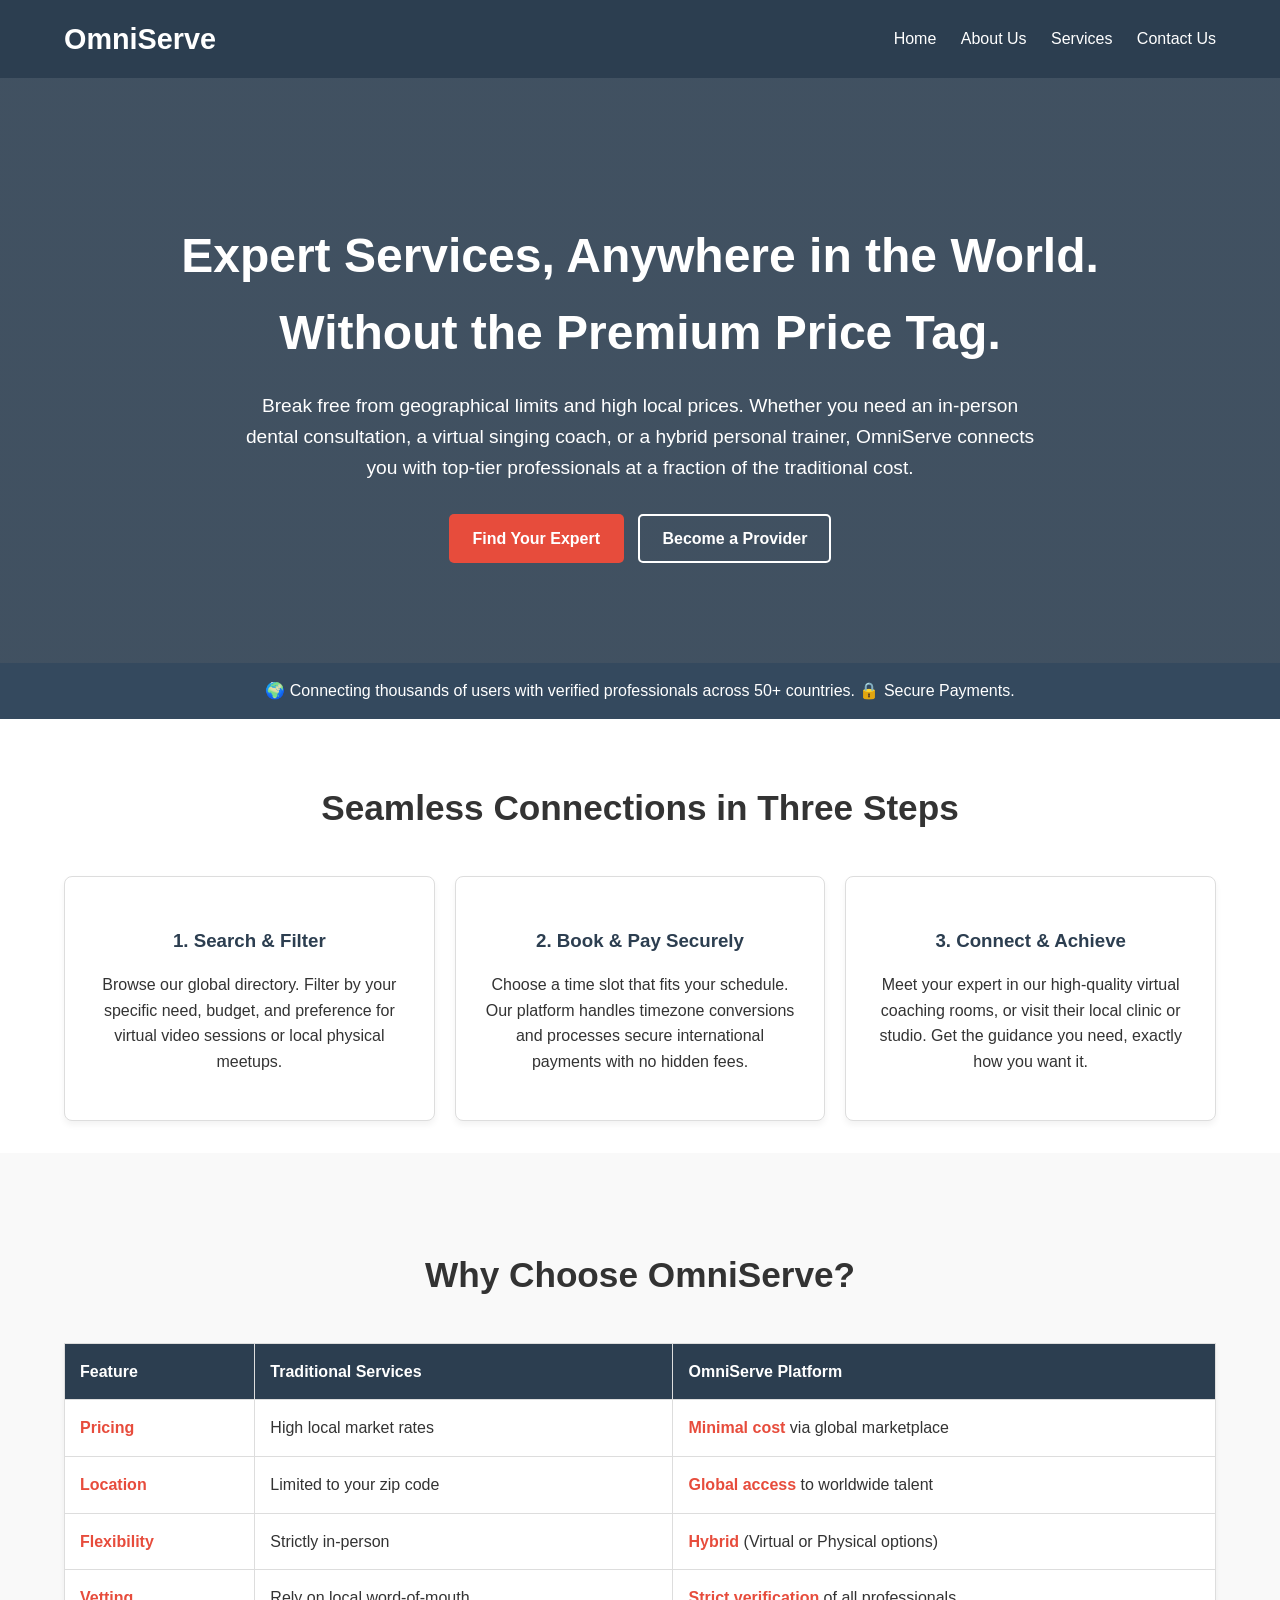
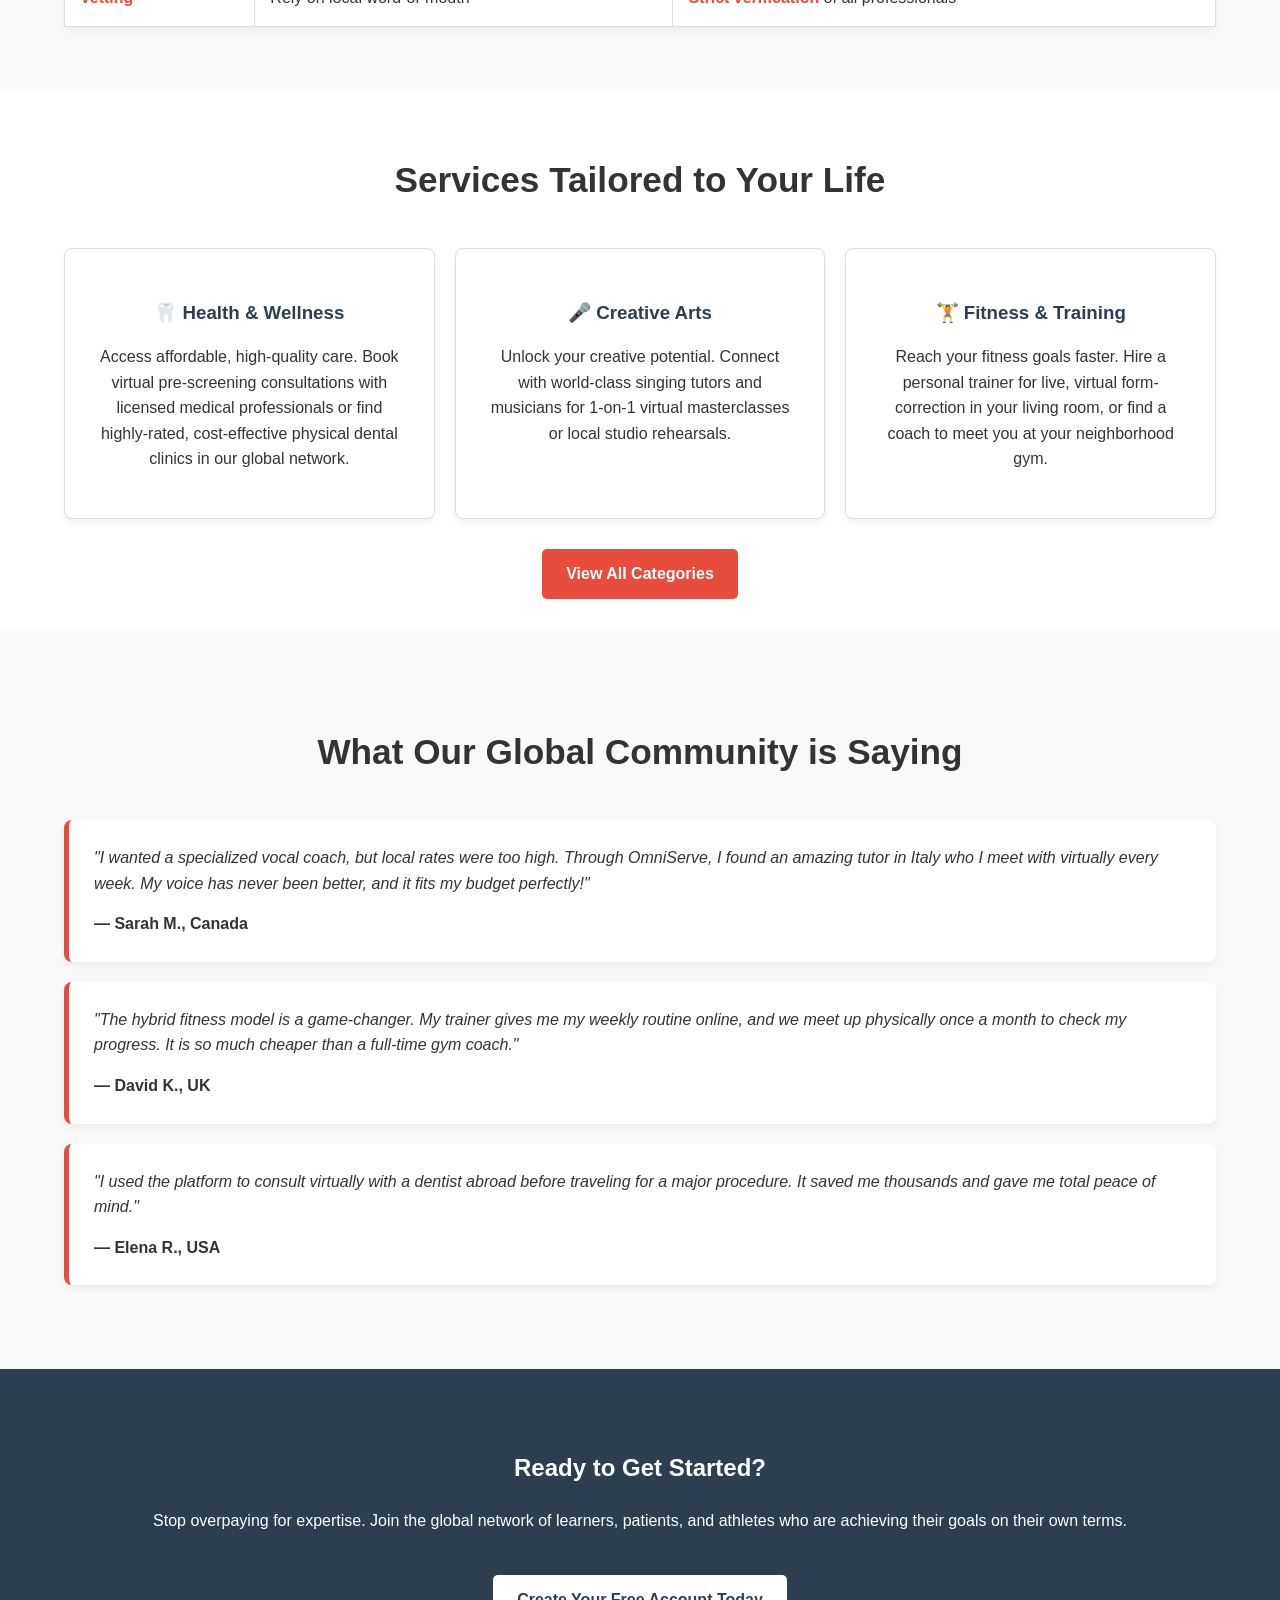
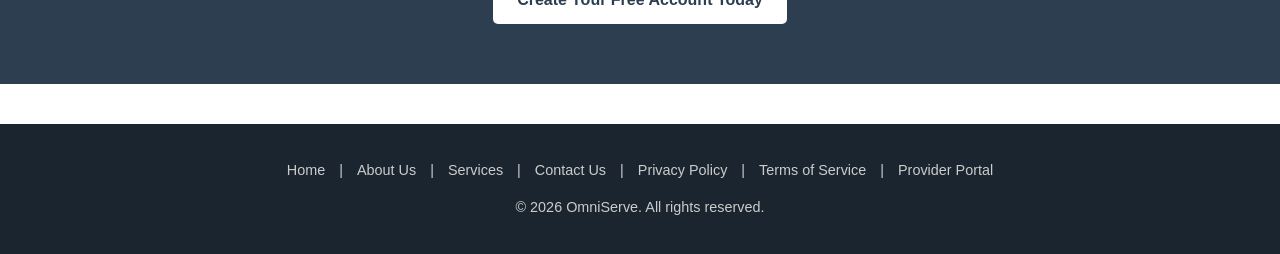
<file: index.html>
<!DOCTYPE html>
<html lang="en">
<head>
    <meta charset="UTF-8">
    <meta name="viewport" content="width=device-width, initial-scale=1.0">
    <title>Home - OmniServe</title>
    <link rel="stylesheet" href="styles.css">
</head>
<body id="home-page">

    <header>
        <div class="nav-container">
            <a href="index.html" class="logo">OmniServe</a>
            <nav>
                <a href="index.html">Home</a>
                <a href="about.html">About Us</a>
                <a href="services.html">Services</a>
                <a href="contact.html">Contact Us</a>
            </nav>
        </div>
    </header>

    <!-- Hero Section -->
    <section class="hero">
        <h1>Expert Services, Anywhere in the World.<br>Without the Premium Price Tag.</h1>
        <p>Break free from geographical limits and high local prices. Whether you need an in-person dental consultation, a virtual singing coach, or a hybrid personal trainer, OmniServe connects you with top-tier professionals at a fraction of the traditional cost.</p>
        <a href="services.html" class="btn-primary">Find Your Expert</a>
        <a href="provider.html" class="btn-secondary">Become a Provider</a>
    </section>

    <!-- Trust Bar -->
    <div class="trust-bar">
        🌍 Connecting thousands of users with verified professionals across 50+ countries. 🔒 Secure Payments.
    </div>

    <!-- How It Works Section -->
    <section class="container">
        <h2 class="section-title">Seamless Connections in Three Steps</h2>
        <div class="grid-3">
            <div class="card">
                <h3>1. Search & Filter</h3>
                <p>Browse our global directory. Filter by your specific need, budget, and preference for virtual video sessions or local physical meetups.</p>
            </div>
            <div class="card">
                <h3>2. Book & Pay Securely</h3>
                <p>Choose a time slot that fits your schedule. Our platform handles timezone conversions and processes secure international payments with no hidden fees.</p>
            </div>
            <div class="card">
                <h3>3. Connect & Achieve</h3>
                <p>Meet your expert in our high-quality virtual coaching rooms, or visit their local clinic or studio. Get the guidance you need, exactly how you want it.</p>
            </div>
        </div>
    </section>

    <!-- Comparison Table Section -->
    <section class="bg-light" style="padding: 2rem 0;">
        <div class="container">
            <h2 class="section-title">Why Choose OmniServe?</h2>
            <table>
                <thead>
                    <tr>
                        <th>Feature</th>
                        <th>Traditional Services</th>
                        <th>OmniServe Platform</th>
                    </tr>
                </thead>
                <tbody>
                    <tr>
                        <td><strong>Pricing</strong></td>
                        <td>High local market rates</td>
                        <td><strong>Minimal cost</strong> via global marketplace</td>
                    </tr>
                    <tr>
                        <td><strong>Location</strong></td>
                        <td>Limited to your zip code</td>
                        <td><strong>Global access</strong> to worldwide talent</td>
                    </tr>
                    <tr>
                        <td><strong>Flexibility</strong></td>
                        <td>Strictly in-person</td>
                        <td><strong>Hybrid</strong> (Virtual or Physical options)</td>
                    </tr>
                    <tr>
                        <td><strong>Vetting</strong></td>
                        <td>Rely on local word-of-mouth</td>
                        <td><strong>Strict verification</strong> of all professionals</td>
                    </tr>
                </tbody>
            </table>
        </div>
    </section>

    <!-- Services Overview Section -->
    <section class="container">
        <h2 class="section-title">Services Tailored to Your Life</h2>
        <div class="grid-3">
            <div class="card">
                <h3>🦷 Health & Wellness</h3>
                <p>Access affordable, high-quality care. Book virtual pre-screening consultations with licensed medical professionals or find highly-rated, cost-effective physical dental clinics in our global network.</p>
            </div>
            <div class="card">
                <h3>🎤 Creative Arts</h3>
                <p>Unlock your creative potential. Connect with world-class singing tutors and musicians for 1-on-1 virtual masterclasses or local studio rehearsals.</p>
            </div>
            <div class="card">
                <h3>🏋️ Fitness & Training</h3>
                <p>Reach your fitness goals faster. Hire a personal trainer for live, virtual form-correction in your living room, or find a coach to meet you at your neighborhood gym.</p>
            </div>
        </div>
        <div style="text-align: center; margin-top: 30px;">
            <a href="services.html" class="btn-primary">View All Categories</a>
        </div>
    </section>

    <!-- Testimonials Section -->
    <section class="bg-light" style="padding: 2rem 0;">
        <div class="container">
            <h2 class="section-title">What Our Global Community is Saying</h2>
            
            <div class="testimonial-card">
                "I wanted a specialized vocal coach, but local rates were too high. Through OmniServe, I found an amazing tutor in Italy who I meet with virtually every week. My voice has never been better, and it fits my budget perfectly!"
                <span class="author">— Sarah M., Canada</span>
            </div>

            <div class="testimonial-card">
                "The hybrid fitness model is a game-changer. My trainer gives me my weekly routine online, and we meet up physically once a month to check my progress. It is so much cheaper than a full-time gym coach."
                <span class="author">— David K., UK</span>
            </div>

            <div class="testimonial-card">
                "I used the platform to consult virtually with a dentist abroad before traveling for a major procedure. It saved me thousands and gave me total peace of mind."
                <span class="author">— Elena R., USA</span>
            </div>
        </div>
    </section>

    <!-- CTA Bottom Section -->
    <section class="cta-bottom">
        <h2>Ready to Get Started?</h2>
        <p>Stop overpaying for expertise. Join the global network of learners, patients, and athletes who are achieving their goals on their own terms.</p>
        <br>
        <a href="contact.html" class="btn-primary" style="background: #fff; color: var(--primary);">Create Your Free Account Today</a>
    </section>

    <footer>
        <p>
            <a href="index.html">Home</a> | 
            <a href="about.html">About Us</a> | 
            <a href="services.html">Services</a> | 
            <a href="contact.html">Contact Us</a> | 
            <a href="privacy.html">Privacy Policy</a> | 
            <a href="terms.html">Terms of Service</a> | 
            <a href="provider.html">Provider Portal</a>
        </p>
        <p>&copy; 2026 OmniServe. All rights reserved.</p>
    </footer>

</body>
</html>
</file>
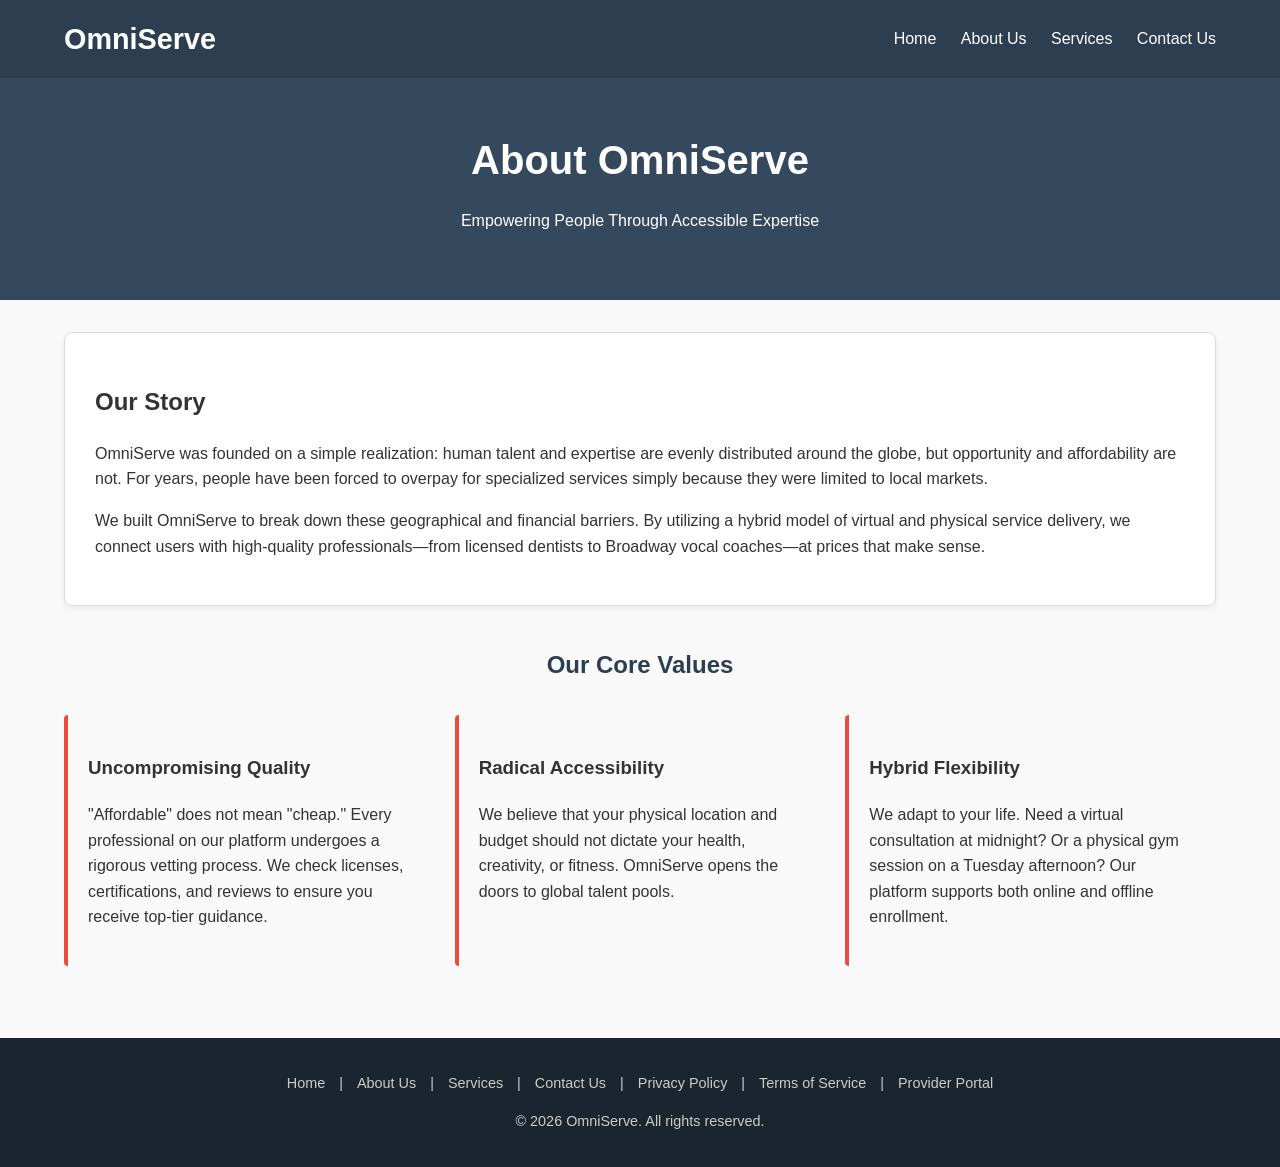
<file: about.html>
<!DOCTYPE html>
<html lang="en">
<head>
    <meta charset="UTF-8">
    <meta name="viewport" content="width=device-width, initial-scale=1.0">
    <title>About Us - OmniServe</title>
    <link rel="stylesheet" href="styles.css">
</head>
<body id="about-page">

    <header>
        <div class="nav-container">
            <a href="index.html" class="logo">OmniServe</a>
            <nav>
                <a href="index.html">Home</a>
                <a href="about.html">About Us</a>
                <a href="services.html">Services</a>
                <a href="contact.html">Contact Us</a>
            </nav>
        </div>
    </header>

    <div class="page-header">
        <h1>About OmniServe</h1>
        <p>Empowering People Through Accessible Expertise</p>
    </div>

    <div class="container">
        <div class="content-block">
            <h2>Our Story</h2>
            <p>OmniServe was founded on a simple realization: human talent and expertise are evenly distributed around the globe, but opportunity and affordability are not. For years, people have been forced to overpay for specialized services simply because they were limited to local markets.</p>
            <p>We built OmniServe to break down these geographical and financial barriers. By utilizing a hybrid model of virtual and physical service delivery, we connect users with high-quality professionals—from licensed dentists to Broadway vocal coaches—at prices that make sense.</p>
        </div>

        <h2 style="text-align: center; margin-top: 40px; color: var(--primary);">Our Core Values</h2>
        <div class="values-grid">
            <div class="value-card">
                <h3>Uncompromising Quality</h3>
                <p>"Affordable" does not mean "cheap." Every professional on our platform undergoes a rigorous vetting process. We check licenses, certifications, and reviews to ensure you receive top-tier guidance.</p>
            </div>
            <div class="value-card">
                <h3>Radical Accessibility</h3>
                <p>We believe that your physical location and budget should not dictate your health, creativity, or fitness. OmniServe opens the doors to global talent pools.</p>
            </div>
            <div class="value-card">
                <h3>Hybrid Flexibility</h3>
                <p>We adapt to your life. Need a virtual consultation at midnight? Or a physical gym session on a Tuesday afternoon? Our platform supports both online and offline enrollment.</p>
            </div>
        </div>
    </div>

    <footer>
        <p>
            <a href="index.html">Home</a> | 
            <a href="about.html">About Us</a> | 
            <a href="services.html">Services</a> | 
            <a href="contact.html">Contact Us</a> | 
            <a href="privacy.html">Privacy Policy</a> | 
            <a href="terms.html">Terms of Service</a> | 
            <a href="provider.html">Provider Portal</a>
        </p>
        <p>&copy; 2026 OmniServe. All rights reserved.</p>
    </footer>

</body>
</html>
</file>
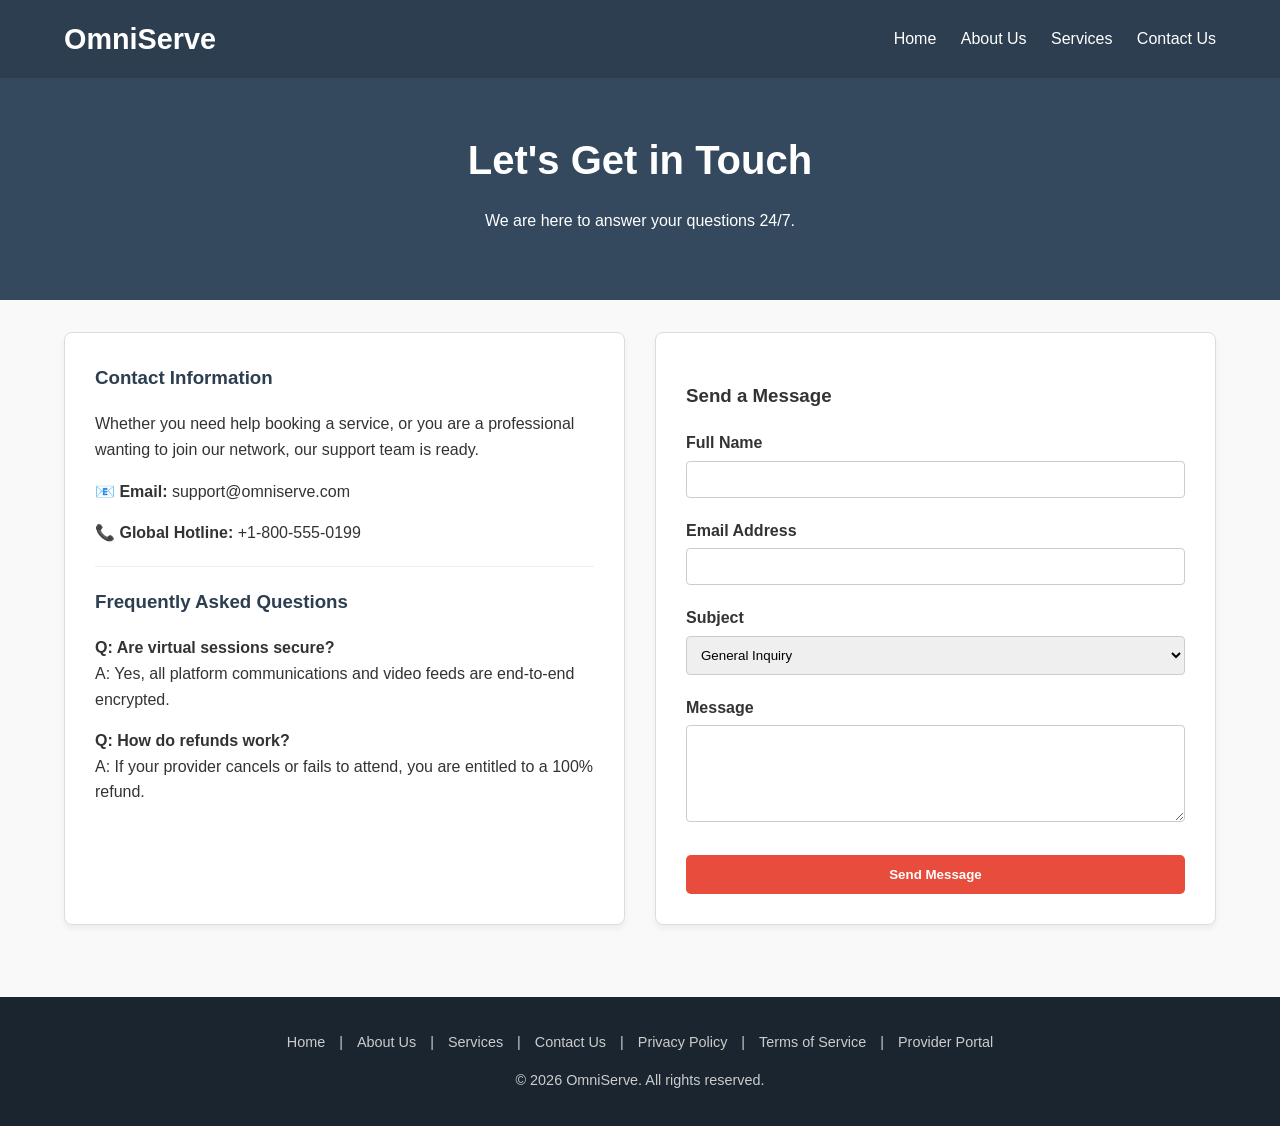
<file: contact.html>
<!DOCTYPE html>
<html lang="en">
<head>
    <meta charset="UTF-8">
    <meta name="viewport" content="width=device-width, initial-scale=1.0">
    <title>Contact Us - OmniServe</title>
    <link rel="stylesheet" href="styles.css">
</head>
<body id="contact-page">

    <header>
        <div class="nav-container">
            <a href="index.html" class="logo">OmniServe</a>
            <nav>
                <a href="index.html">Home</a>
                <a href="about.html">About Us</a>
                <a href="services.html">Services</a>
                <a href="contact.html">Contact Us</a>
            </nav>
        </div>
    </header>

    <div class="page-header">
        <h1>Let's Get in Touch</h1>
        <p>We are here to answer your questions 24/7.</p>
    </div>

    <div class="container contact-container">
        <div class="contact-info">
            <h3>Contact Information</h3>
            <p>Whether you need help booking a service, or you are a professional wanting to join our network, our support team is ready.</p>
            <p><strong>📧 Email:</strong> support@omniserve.com</p>
            <p><strong>📞 Global Hotline:</strong> +1-800-555-0199</p>
            <hr style="border: 0; border-top: 1px solid #eee; margin: 20px 0;">
            <h3>Frequently Asked Questions</h3>
            <p><strong>Q: Are virtual sessions secure?</strong><br>A: Yes, all platform communications and video feeds are end-to-end encrypted.</p>
            <p><strong>Q: How do refunds work?</strong><br>A: If your provider cancels or fails to attend, you are entitled to a 100% refund.</p>
        </div>

        <div class="contact-form">
            <h3>Send a Message</h3>
            <form action="#" method="POST">
                <label for="name">Full Name</label>
                <input type="text" id="name" name="name" required>

                <label for="email">Email Address</label>
                <input type="email" id="email" name="email" required>

                <label for="subject">Subject</label>
                <select id="subject" name="subject">
                    <option value="general">General Inquiry</option>
                    <option value="booking">Help with a Booking</option>
                    <option value="provider">Provider Portal Help</option>
                </select>

                <label for="message">Message</label>
                <textarea id="message" name="message" rows="5" required></textarea>

                <button type="submit" class="btn btn-full">Send Message</button>
            </form>
        </div>
    </div>

    <footer>
        <p>
            <a href="index.html">Home</a> | 
            <a href="about.html">About Us</a> | 
            <a href="services.html">Services</a> | 
            <a href="contact.html">Contact Us</a> | 
            <a href="privacy.html">Privacy Policy</a> | 
            <a href="terms.html">Terms of Service</a> | 
            <a href="provider.html">Provider Portal</a>
        </p>
        <p>&copy; 2026 OmniServe. All rights reserved.</p>
    </footer>

</body>
</html>
</file>
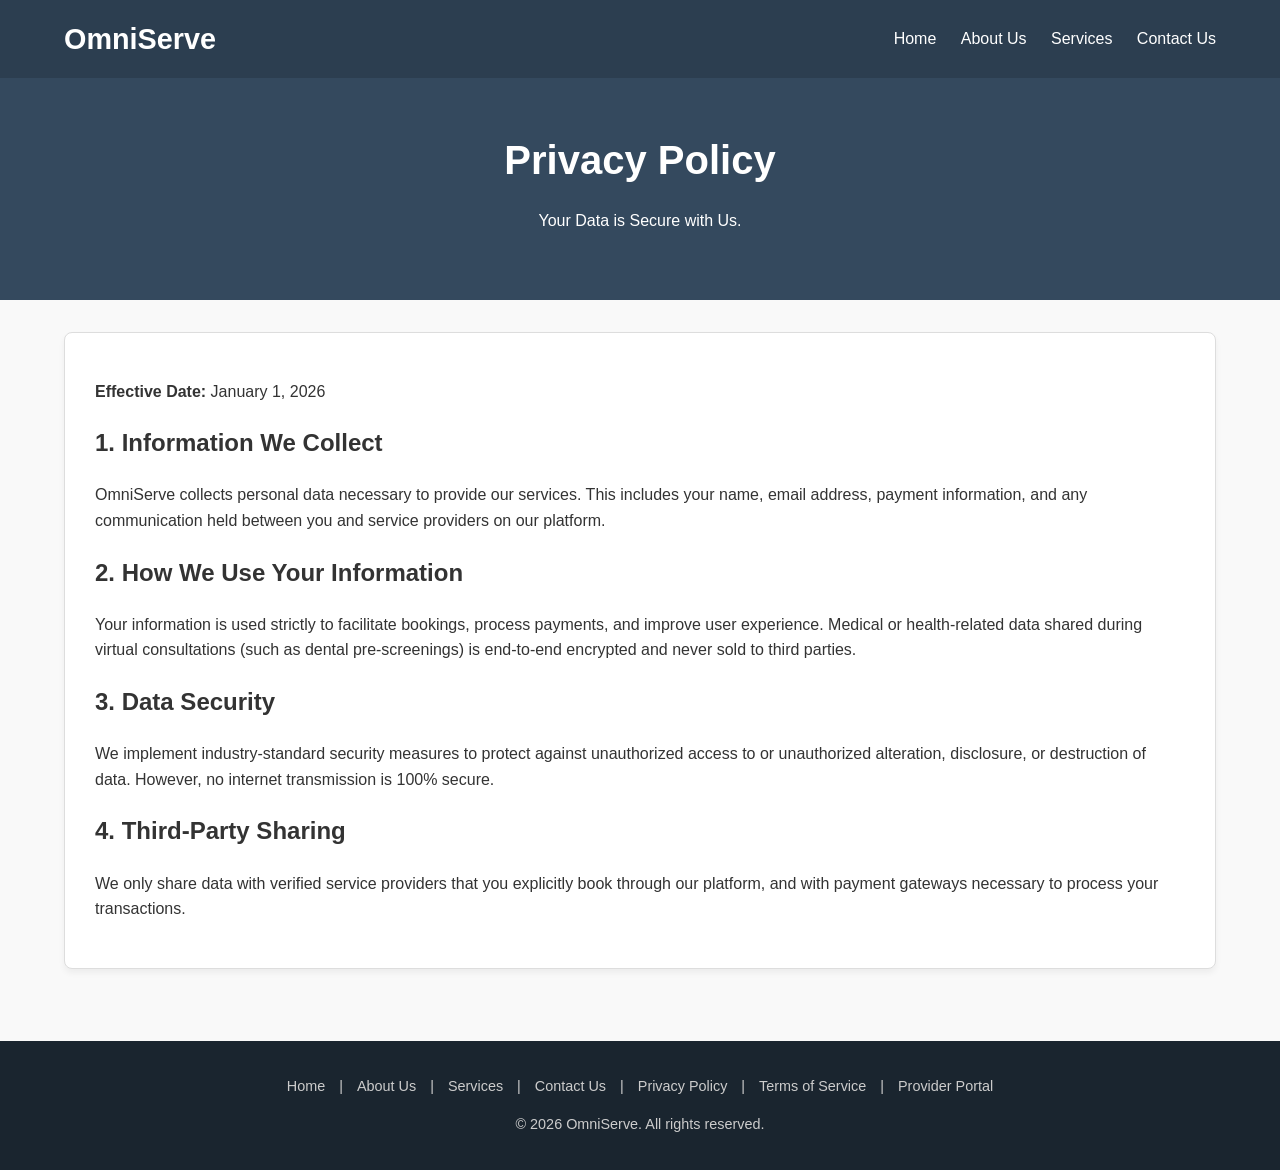
<file: privacy.html>
<!DOCTYPE html>
<html lang="en">
<head>
    <meta charset="UTF-8">
    <meta name="viewport" content="width=device-width, initial-scale=1.0">
    <title>Privacy Policy - OmniServe</title>
    <link rel="stylesheet" href="styles.css">
</head>
<body id="privacy-page">

    <header>
        <div class="nav-container">
            <a href="index.html" class="logo">OmniServe</a>
            <nav>
                <a href="index.html">Home</a>
                <a href="about.html">About Us</a>
                <a href="services.html">Services</a>
                <a href="contact.html">Contact Us</a>
            </nav>
        </div>
    </header>

    <div class="page-header">
        <h1>Privacy Policy</h1>
        <p>Your Data is Secure with Us.</p>
    </div>
    
    <div class="container">
        <div class="content-block">
            <p><strong>Effective Date:</strong> January 1, 2026</p>

            <h2>1. Information We Collect</h2>
            <p>OmniServe collects personal data necessary to provide our services. This includes your name, email address, payment information, and any communication held between you and service providers on our platform.</p>

            <h2>2. How We Use Your Information</h2>
            <p>Your information is used strictly to facilitate bookings, process payments, and improve user experience. Medical or health-related data shared during virtual consultations (such as dental pre-screenings) is end-to-end encrypted and never sold to third parties.</p>

            <h2>3. Data Security</h2>
            <p>We implement industry-standard security measures to protect against unauthorized access to or unauthorized alteration, disclosure, or destruction of data. However, no internet transmission is 100% secure.</p>

            <h2>4. Third-Party Sharing</h2>
            <p>We only share data with verified service providers that you explicitly book through our platform, and with payment gateways necessary to process your transactions.</p>
        </div>
    </div>

    <footer>
        <p>
            <a href="index.html">Home</a> | 
            <a href="about.html">About Us</a> | 
            <a href="services.html">Services</a> | 
            <a href="contact.html">Contact Us</a> | 
            <a href="privacy.html">Privacy Policy</a> | 
            <a href="terms.html">Terms of Service</a> | 
            <a href="provider.html">Provider Portal</a>
        </p>
        <p>&copy; 2026 OmniServe. All rights reserved.</p>
    </footer>

</body>
</html>
</file>
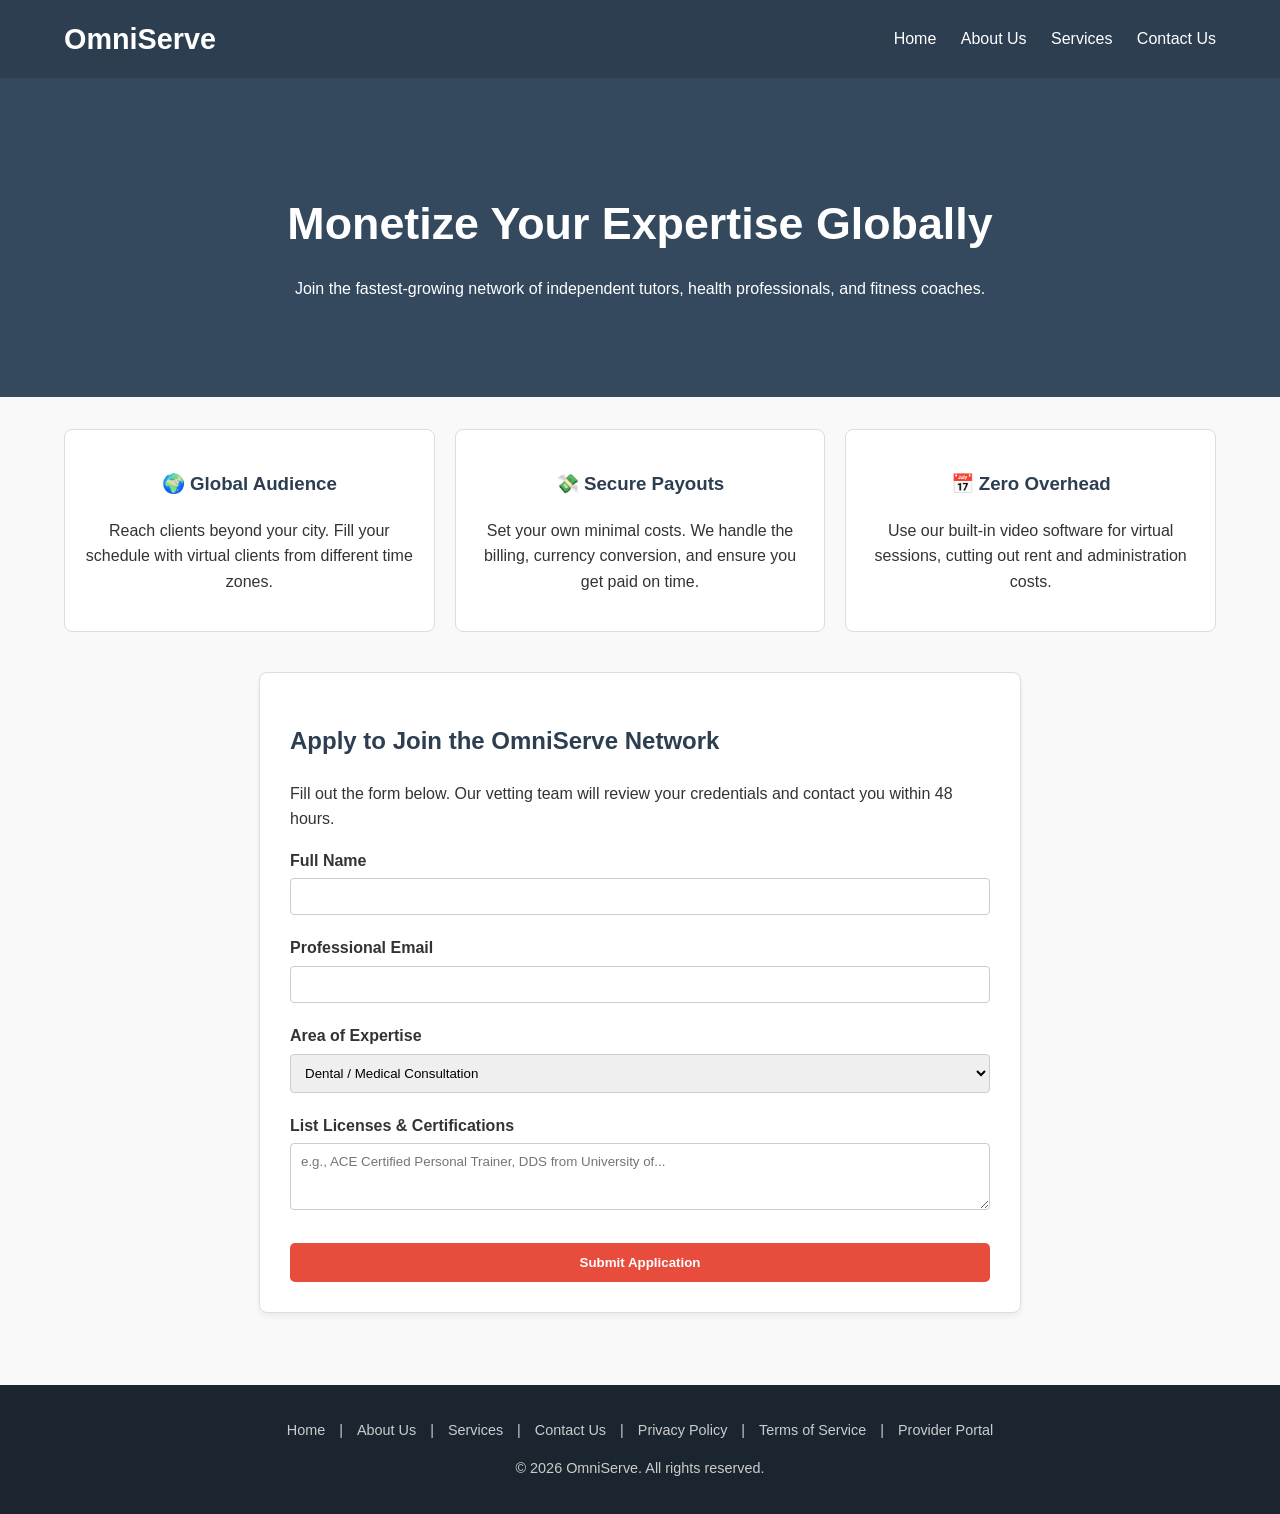
<file: provider.html>
<!DOCTYPE html>
<html lang="en">
<head>
    <meta charset="UTF-8">
    <meta name="viewport" content="width=device-width, initial-scale=1.0">
    <title>Provider Portal - OmniServe</title>
    <link rel="stylesheet" href="styles.css">
</head>
<body id="provider-page">

    <header>
        <div class="nav-container">
            <a href="index.html" class="logo">OmniServe</a>
            <nav>
                <a href="index.html">Home</a>
                <a href="about.html">About Us</a>
                <a href="services.html">Services</a>
                <a href="contact.html">Contact Us</a>
            </nav>
        </div>
    </header>

    <div class="hero-provider">
        <h1>Monetize Your Expertise Globally</h1>
        <p>Join the fastest-growing network of independent tutors, health professionals, and fitness coaches.</p>
    </div>

    <div class="container">
        <div class="benefits-grid">
            <div class="benefit">
                <h3 style="color: var(--primary);">🌍 Global Audience</h3>
                <p>Reach clients beyond your city. Fill your schedule with virtual clients from different time zones.</p>
            </div>
            <div class="benefit">
                <h3 style="color: var(--primary);">💸 Secure Payouts</h3>
                <p>Set your own minimal costs. We handle the billing, currency conversion, and ensure you get paid on time.</p>
            </div>
            <div class="benefit">
                <h3 style="color: var(--primary);">📅 Zero Overhead</h3>
                <p>Use our built-in video software for virtual sessions, cutting out rent and administration costs.</p>
            </div>
        </div>

        <div class="application-form" style="max-width: 700px; margin: auto;">
            <h2 style="color: var(--primary);">Apply to Join the OmniServe Network</h2>
            <p>Fill out the form below. Our vetting team will review your credentials and contact you within 48 hours.</p>
            
            <form action="#" method="POST">
                <label for="prof-name">Full Name</label>
                <input type="text" id="prof-name" name="prof-name" required>

                <label for="prof-email">Professional Email</label>
                <input type="email" id="prof-email" name="prof-email" required>

                <label for="category">Area of Expertise</label>
                <select id="category" name="category">
                    <option value="dental">Dental / Medical Consultation</option>
                    <option value="vocal">Vocal / Creative Arts Tutor</option>
                    <option value="fitness">Gym / Fitness Trainer</option>
                    <option value="other">Other Specialized Service</option>
                </select>

                <label for="certifications">List Licenses & Certifications</label>
                <textarea id="certifications" name="certifications" rows="3" placeholder="e.g., ACE Certified Personal Trainer, DDS from University of... " required></textarea>

                <button type="submit" class="btn btn-full">Submit Application</button>
            </form>
        </div>
    </div>

    <footer>
        <p>
            <a href="index.html">Home</a> | 
            <a href="about.html">About Us</a> | 
            <a href="services.html">Services</a> | 
            <a href="contact.html">Contact Us</a> | 
            <a href="privacy.html">Privacy Policy</a> | 
            <a href="terms.html">Terms of Service</a> | 
            <a href="provider.html">Provider Portal</a>
        </p>
        <p>&copy; 2026 OmniServe. All rights reserved.</p>
    </footer>

</body>
</html>
</file>
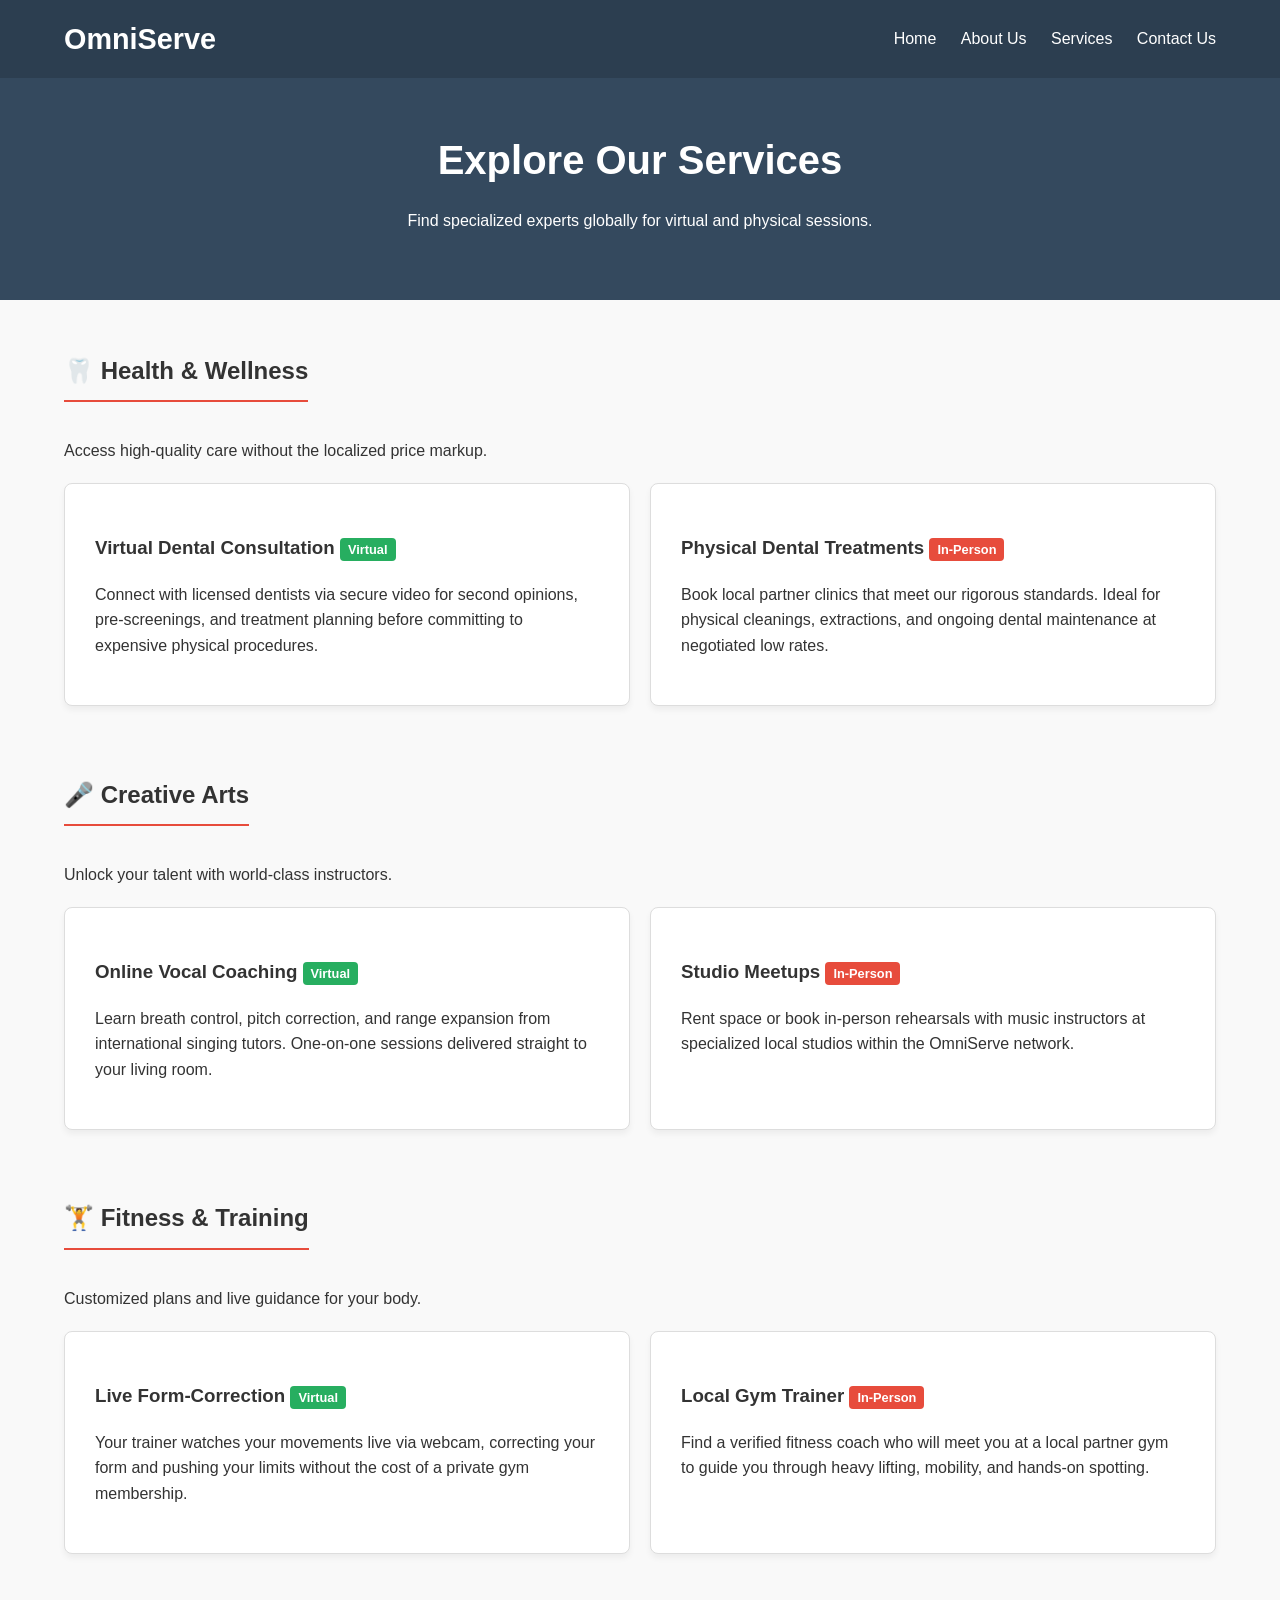
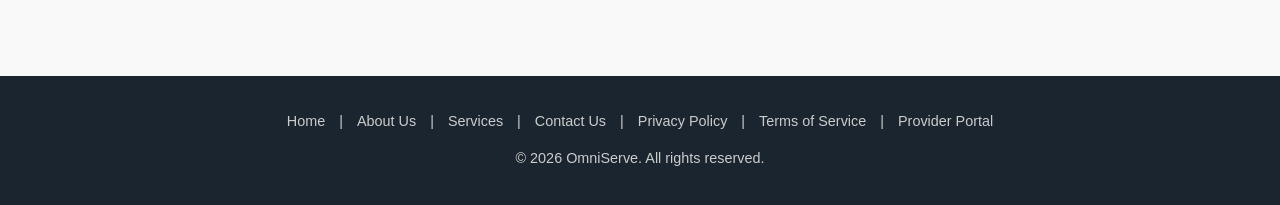
<file: services.html>
<!DOCTYPE html>
<html lang="en">
<head>
    <meta charset="UTF-8">
    <meta name="viewport" content="width=device-width, initial-scale=1.0">
    <title>Services - OmniServe</title>
    <link rel="stylesheet" href="styles.css">
</head>
<body id="services-page">

    <header>
        <div class="nav-container">
            <a href="index.html" class="logo">OmniServe</a>
            <nav>
                <a href="index.html">Home</a>
                <a href="about.html">About Us</a>
                <a href="services.html">Services</a>
                <a href="contact.html">Contact Us</a>
            </nav>
        </div>
    </header>

    <div class="page-header">
        <h1>Explore Our Services</h1>
        <p>Find specialized experts globally for virtual and physical sessions.</p>
    </div>

    <div class="container">
        <!-- Category 1 -->
        <div class="service-category">
            <h2>🦷 Health & Wellness</h2>
            <p>Access high-quality care without the localized price markup.</p>
            <div class="service-grid">
                <div class="service-card">
                    <h3>Virtual Dental Consultation <span class="badge badge-virtual">Virtual</span></h3>
                    <p>Connect with licensed dentists via secure video for second opinions, pre-screenings, and treatment planning before committing to expensive physical procedures.</p>
                </div>
                <div class="service-card">
                    <h3>Physical Dental Treatments <span class="badge">In-Person</span></h3>
                    <p>Book local partner clinics that meet our rigorous standards. Ideal for physical cleanings, extractions, and ongoing dental maintenance at negotiated low rates.</p>
                </div>
            </div>
        </div>

        <!-- Category 2 -->
        <div class="service-category">
            <h2>🎤 Creative Arts</h2>
            <p>Unlock your talent with world-class instructors.</p>
            <div class="service-grid">
                <div class="service-card">
                    <h3>Online Vocal Coaching <span class="badge badge-virtual">Virtual</span></h3>
                    <p>Learn breath control, pitch correction, and range expansion from international singing tutors. One-on-one sessions delivered straight to your living room.</p>
                </div>
                <div class="service-card">
                    <h3>Studio Meetups <span class="badge">In-Person</span></h3>
                    <p>Rent space or book in-person rehearsals with music instructors at specialized local studios within the OmniServe network.</p>
                </div>
            </div>
        </div>

        <!-- Category 3 -->
        <div class="service-category">
            <h2>🏋️ Fitness & Training</h2>
            <p>Customized plans and live guidance for your body.</p>
            <div class="service-grid">
                <div class="service-card">
                    <h3>Live Form-Correction <span class="badge badge-virtual">Virtual</span></h3>
                    <p>Your trainer watches your movements live via webcam, correcting your form and pushing your limits without the cost of a private gym membership.</p>
                </div>
                <div class="service-card">
                    <h3>Local Gym Trainer <span class="badge">In-Person</span></h3>
                    <p>Find a verified fitness coach who will meet you at a local partner gym to guide you through heavy lifting, mobility, and hands-on spotting.</p>
                </div>
            </div>
        </div>
    </div>

    <footer>
        <p>
            <a href="index.html">Home</a> | 
            <a href="about.html">About Us</a> | 
            <a href="services.html">Services</a> | 
            <a href="contact.html">Contact Us</a> | 
            <a href="privacy.html">Privacy Policy</a> | 
            <a href="terms.html">Terms of Service</a> | 
            <a href="provider.html">Provider Portal</a>
        </p>
        <p>&copy; 2026 OmniServe. All rights reserved.</p>
    </footer>

</body>
</html>
</file>
<file: styles.css>
/* Base Styles */
:root { --primary: #2c3e50; --secondary: #e74c3c; --light: #f9f9f9; --dark: #333; --text-muted: #666; }
body { font-family: 'Segoe UI', Tahoma, Geneva, Verdana, sans-serif; margin: 0; padding: 0; color: var(--dark); line-height: 1.6; background: var(--light); }
body#home-page { background: #fff; }
a { text-decoration: none; }
.container { width: 90%; max-width: 1200px; margin: auto; padding: 2rem 0; }
.bg-light { background: var(--light); }

/* Buttons */
.btn-primary, .btn { background: var(--secondary); color: #fff; padding: 12px 24px; border: none; border-radius: 5px; font-weight: bold; display: inline-block; transition: background 0.3s; cursor: pointer; text-align: center; }
.btn-primary:hover, .btn:hover { background: #c0392b; }
.btn-secondary { background: transparent; color: #fff; padding: 10px 22px; border: 2px solid #fff; border-radius: 5px; font-weight: bold; display: inline-block; margin-left: 10px; transition: all 0.3s; }
.btn-secondary:hover { background: #fff; color: var(--primary); }
.btn-full { width: 100%; margin-top: 20px; }

/* Navigation */
header { background: var(--primary); color: #fff; padding: 1rem 0; }
.nav-container { display: flex; justify-content: space-between; align-items: center; width: 90%; max-width: 1200px; margin: auto; }
.logo { font-size: 1.8rem; font-weight: bold; color: #fff; }
nav a { color: #fff; margin-left: 20px; font-weight: 500; }
nav a:hover { color: var(--secondary); }

/* Headers */
.page-header { background: #34495e; color: #fff; text-align: center; padding: 50px 20px; }
.page-header h1 { margin: 0; font-size: 2.5rem; }

/* Home Specific */
.hero { background: linear-gradient(rgba(44, 62, 80, 0.9), rgba(44, 62, 80, 0.9)), url('https://via.placeholder.com/1500x800') center/cover; color: #fff; text-align: center; padding: 100px 20px; }
.hero h1 { font-size: 3rem; margin-bottom: 20px; }
.hero p { font-size: 1.2rem; max-width: 800px; margin: 0 auto 30px auto; }
.trust-bar { background: #34495e; color: #fff; text-align: center; padding: 15px 20px; font-weight: 500; }
.section-title { text-align: center; font-size: 2.2rem; margin-bottom: 40px; }

/* Grids & Cards */
.grid-3 { display: flex; justify-content: space-between; gap: 20px; flex-wrap: wrap; }
.card, .content-block, .service-card, .contact-info, .contact-form, .application-form { background: #fff; padding: 30px; border-radius: 8px; box-shadow: 0 4px 6px rgba(0,0,0,0.05); border: 1px solid #ddd; }
.card { flex: 1; min-width: 300px; text-align: center; }
.card h3 { color: var(--primary); margin-bottom: 15px; }

/* Tables */
table { width: 100%; border-collapse: collapse; background: #fff; box-shadow: 0 4px 6px rgba(0,0,0,0.05); }
th, td { padding: 15px; border: 1px solid #ddd; text-align: left; }
th { background: var(--primary); color: #fff; }
td strong { color: var(--secondary); }

/* Testimonials */
.testimonial-card { background: #fff; padding: 25px; border-radius: 8px; box-shadow: 0 4px 6px rgba(0,0,0,0.05); margin-bottom: 20px; font-style: italic; border-left: 5px solid var(--secondary); }
.author { display: block; margin-top: 15px; font-weight: bold; font-style: normal; }
.cta-bottom { text-align: center; padding: 60px 20px; background: var(--primary); color: #fff; }

/* About Us Specific */
.values-grid { display: grid; grid-template-columns: repeat(auto-fit, minmax(300px, 1fr)); gap: 20px; margin-top: 30px; }
.value-card { background: var(--light); padding: 20px; border-left: 4px solid var(--secondary); border-radius: 4px; }

/* Services Specific */
.service-category { margin-bottom: 50px; }
.service-category h2 { border-bottom: 2px solid var(--secondary); padding-bottom: 10px; display: inline-block; }
.service-grid { display: grid; grid-template-columns: repeat(auto-fit, minmax(300px, 1fr)); gap: 20px; margin-top: 20px; }
.badge { background: var(--secondary); color: #fff; padding: 4px 8px; font-size: 0.8rem; border-radius: 4px; font-weight: bold; }
.badge-virtual { background: #27ae60; }

/* Contact Specific */
.contact-container { display: flex; flex-wrap: wrap; gap: 30px; }
.contact-info, .contact-form { flex: 1; min-width: 300px; }
.contact-info h3 { color: var(--primary); margin-top: 0; }

/* Provider Specific */
.hero-provider { background: #34495e; color: #fff; text-align: center; padding: 80px 20px; }
.hero-provider h1 { font-size: 2.8rem; margin-bottom: 10px; }
.benefits-grid { display: flex; flex-wrap: wrap; gap: 20px; margin-bottom: 40px; }
.benefit { background: #fff; padding: 20px; border-radius: 8px; flex: 1; min-width: 250px; text-align: center; border: 1px solid #ddd; }

/* Forms */
form label { display: block; margin-bottom: 5px; font-weight: bold; margin-top: 15px; }
form input, form select, form textarea { width: 100%; padding: 10px; margin-bottom: 5px; border: 1px solid #ccc; border-radius: 4px; box-sizing: border-box; font-family: inherit; }

/* Footer */
footer { background: #1a252f; color: #ccc; text-align: center; padding: 20px 0; margin-top: 40px; font-size: 0.9rem; }
footer a { color: #ccc; margin: 0 10px; }
footer a:hover { color: #fff; }

/* Responsive */
@media(max-width: 768px) {
    .nav-container { flex-direction: column; gap: 10px; }
    .hero h1 { font-size: 2rem; }
    .btn-secondary { margin-left: 0; margin-top: 10px; display: block; width: fit-content; margin: 10px auto 0 auto;}
}
</file>
